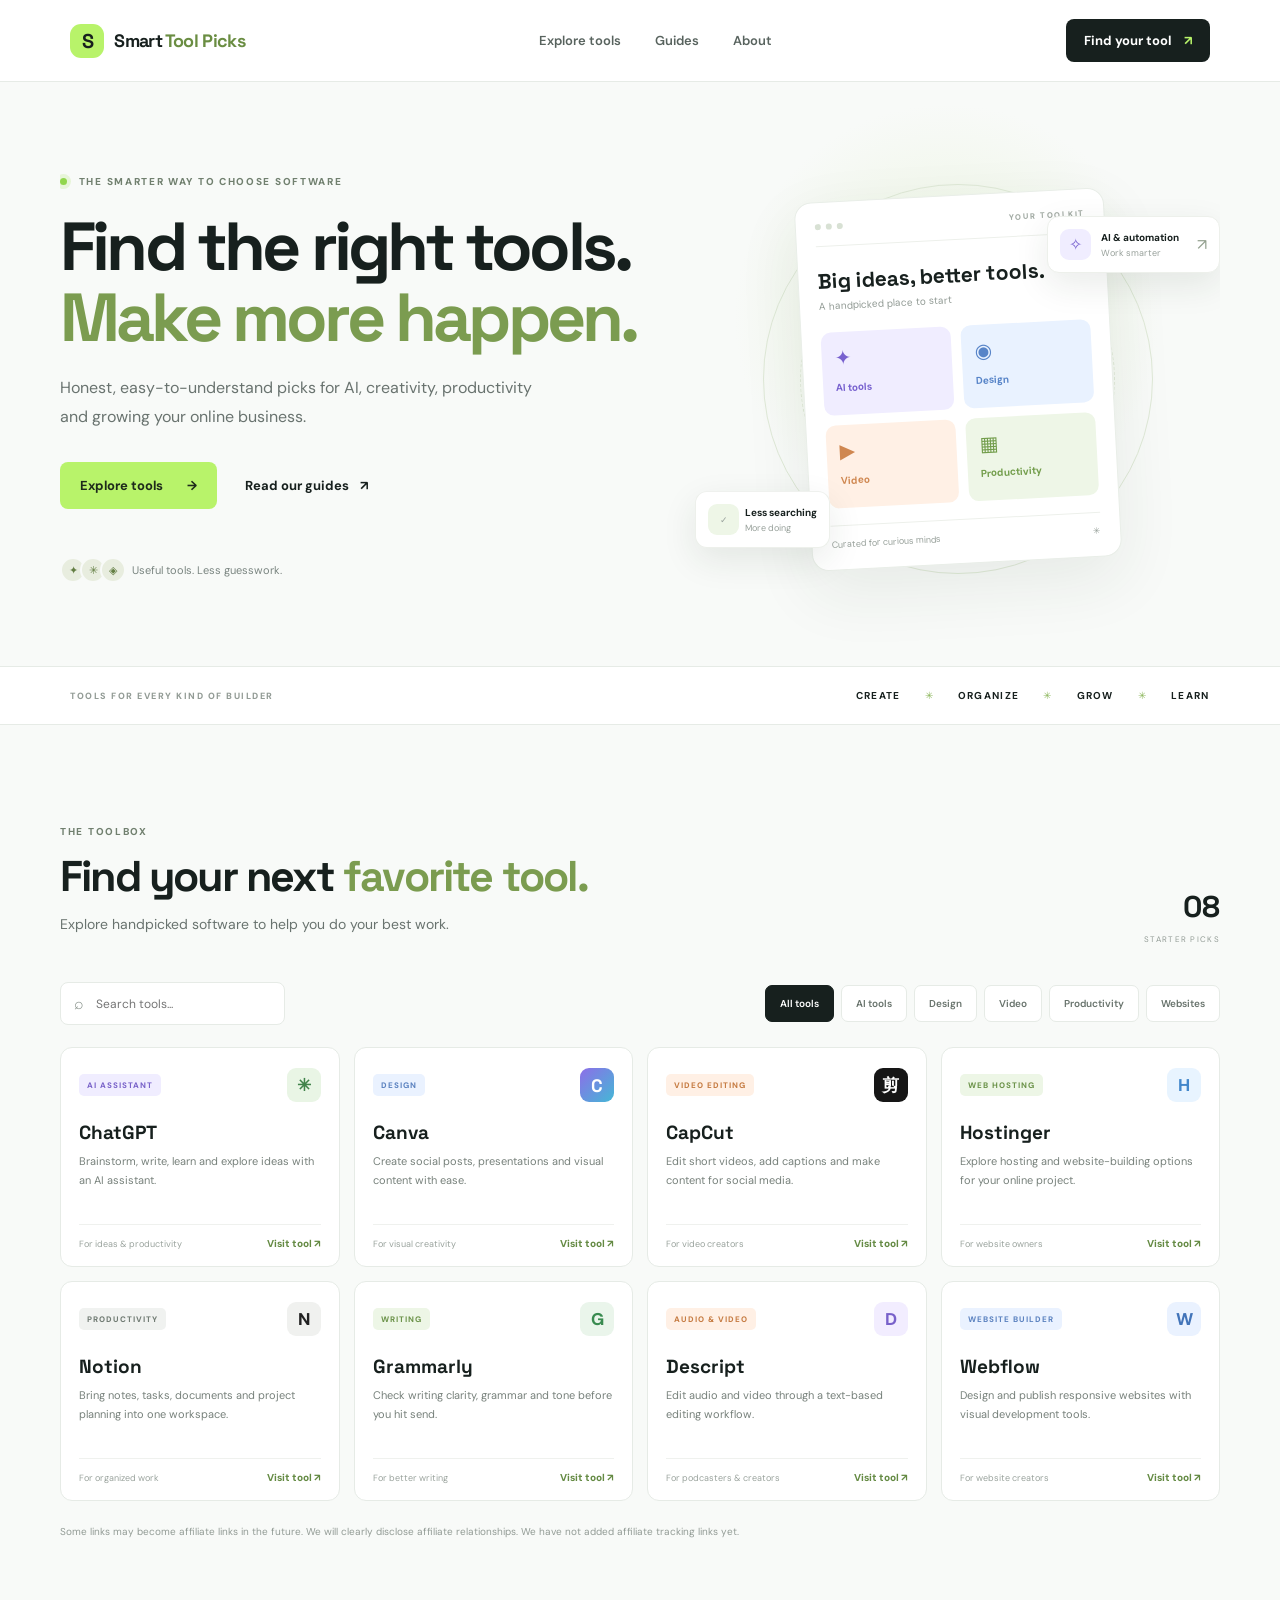
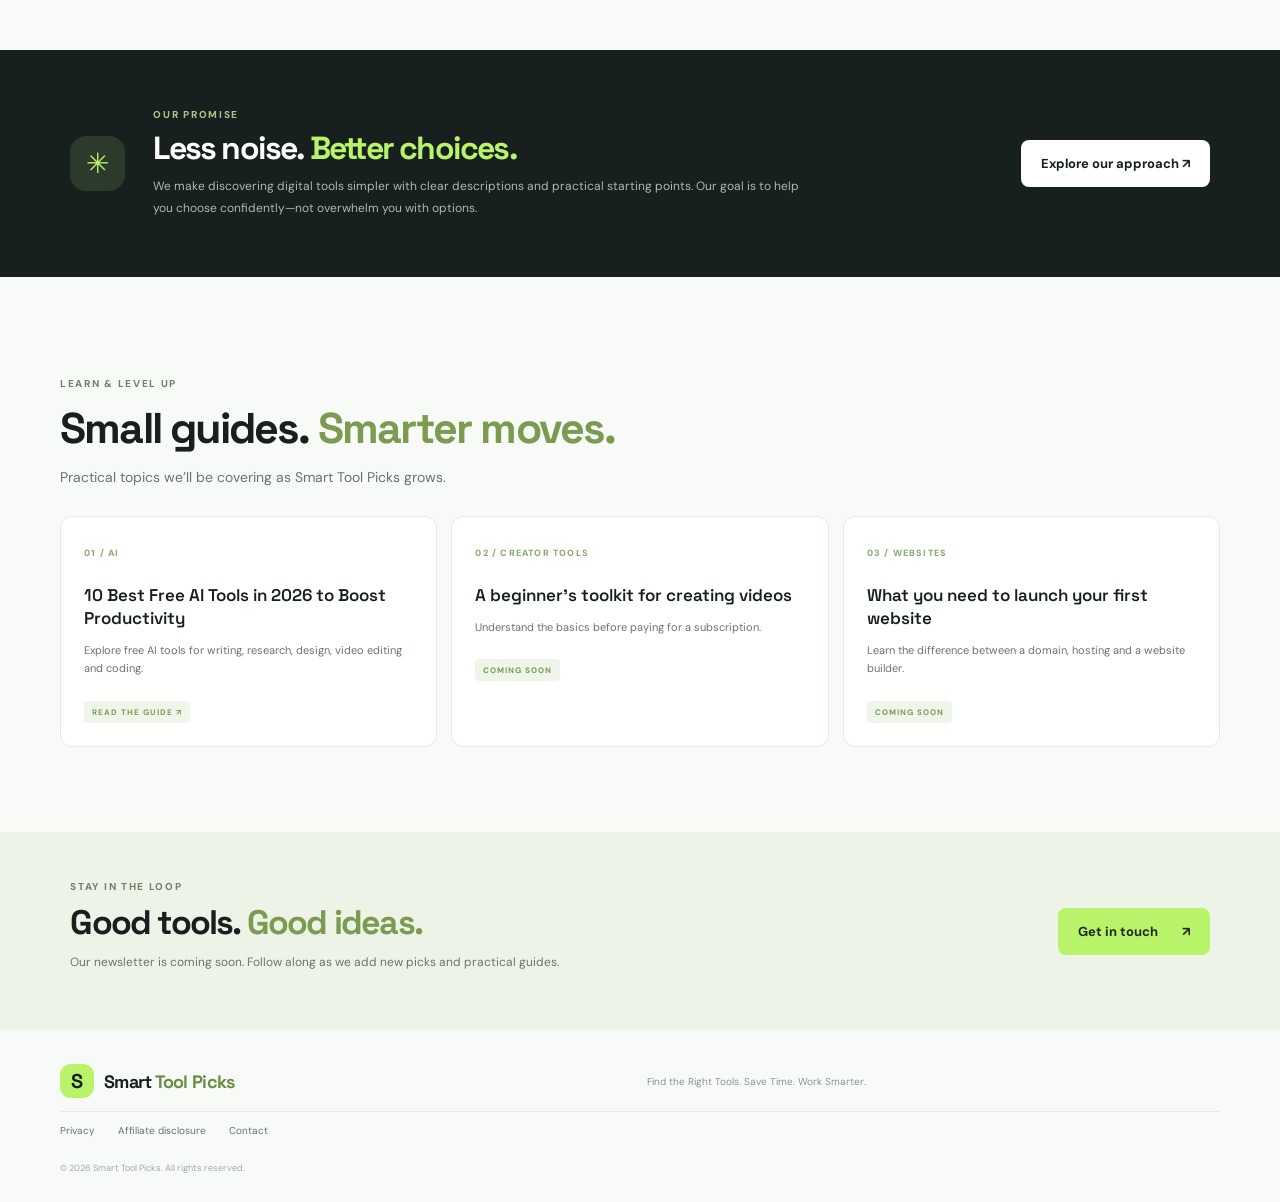
<file: index.html>
<!doctype html>
<html lang="en">
<!-- Google Analytics -->
<script async src="https://www.googletagmanager.com/gtag/js?id=G-V6RSK7S0VH"></script>
<script>
  window.dataLayer = window.dataLayer || [];
  function gtag(){dataLayer.push(arguments);}
  gtag('js', new Date());
  gtag('config', 'G-V6RSK7S0VH');
</script><head>
  <meta charset="utf-8"><meta name="viewport" content="width=device-width, initial-scale=1">
  <meta name="description" content="Discover useful AI tools, productivity apps, video editors and website builders. Compare tools and choose what works for you.">
  <title>Smart Tool Picks — Find the Right Tools</title>
  <link rel="preconnect" href="https://fonts.googleapis.com"><link rel="preconnect" href="https://fonts.gstatic.com" crossorigin>
  <link href="https://fonts.googleapis.com/css2?family=DM+Sans:wght@400;500;600;700;800&family=Space+Grotesk:wght@500;600;700&display=swap" rel="stylesheet">
  <link rel="stylesheet" href="style.css">
</head>
<body>
<header class="topbar"><a class="brand" href="#home"><span class="brand-mark">S</span><span>Smart<span class="brand-accent">Tool Picks</span></span></a><nav><a href="#tools">Explore tools</a><a href="#guides">Guides</a><a href="#about">About</a></nav><a class="nav-cta" href="#tools">Find your tool <span>↗</span></a><button class="menu-toggle" aria-label="Toggle navigation">☰</button></header>
<main>
<section class="hero" id="home"><div class="hero-glow"></div><div class="hero-copy"><div class="eyebrow"><span class="pulse"></span> THE SMARTER WAY TO CHOOSE SOFTWARE</div><h1>Find the right tools.<br><span>Make more happen.</span></h1><p class="hero-text">Honest, easy-to-understand picks for AI, creativity, productivity and growing your online business.</p><div class="hero-actions"><a class="button primary" href="#tools">Explore tools <span>→</span></a><a class="text-link" href="#guides">Read our guides <span>↗</span></a></div><div class="hero-proof"><div class="proof-avatars"><i>✦</i><i>✳</i><i>◈</i></div><span>Useful tools. Less guesswork.</span></div></div><div class="hero-art"><div class="orbit orbit-one"></div><div class="orbit orbit-two"></div><div class="float-card card-top"><span class="mini-icon purple">✧</span><div><b>AI & automation</b><small>Work smarter</small></div><span class="arrow">↗</span></div><div class="dashboard-card"><div class="dash-head"><span class="dash-dot"></span><span class="dash-dot"></span><span class="dash-dot"></span><small>YOUR TOOLKIT</small></div><div class="dash-title">Big ideas, better tools.</div><div class="dash-sub">A handpicked place to start</div><div class="tool-grid"><div class="tool-tile tile-purple">✦<small>AI tools</small></div><div class="tool-tile tile-blue">◉<small>Design</small></div><div class="tool-tile tile-orange">▶<small>Video</small></div><div class="tool-tile tile-green">▦<small>Productivity</small></div></div><div class="dash-footer"><span>Curated for curious minds</span><span>✳</span></div></div><div class="float-card card-bottom"><span class="mini-icon green">✓</span><div><b>Less searching</b><small>More doing</small></div></div></div></section>
<section class="trust-strip"><span>TOOLS FOR EVERY KIND OF BUILDER</span><div><b>CREATE</b><i>✳</i><b>ORGANIZE</b><i>✳</i><b>GROW</b><i>✳</i><b>LEARN</b></div></section>
<section class="section" id="tools"><div class="section-heading"><div><div class="eyebrow">THE TOOLBOX</div><h2>Find your next <span>favorite tool.</span></h2><p>Explore handpicked software to help you do your best work.</p></div><div class="tool-count"><strong>08</strong><span>STARTER PICKS</span></div></div>
<div class="filters"><div class="search-wrap"><span>⌕</span><input id="search" type="search" placeholder="Search tools..." aria-label="Search tools"></div><div class="filter-buttons"><button class="filter active" data-filter="All">All tools</button><button class="filter" data-filter="AI">AI tools</button><button class="filter" data-filter="Design">Design</button><button class="filter" data-filter="Video">Video</button><button class="filter" data-filter="Productivity">Productivity</button><button class="filter" data-filter="Websites">Websites</button></div></div>
<div class="tools-grid" id="toolsGrid">
<article class="tool-card" data-category="AI" data-name="ChatGPT AI assistant writing research"><div class="card-topline"><span class="category-tag tag-purple">AI ASSISTANT</span><span class="card-symbol symbol-chat">✳</span></div><h3>ChatGPT</h3><p>Brainstorm, write, learn and explore ideas with an AI assistant.</p><div class="card-bottom"><span>For ideas & productivity</span><a href="https://chatgpt.com/" target="_blank" rel="noopener">Visit tool ↗</a></div></article>
<article class="tool-card" data-category="Design" data-name="Canva design graphics presentations"><div class="card-topline"><span class="category-tag tag-blue">DESIGN</span><span class="card-symbol symbol-canva">C</span></div><h3>Canva</h3><p>Create social posts, presentations and visual content with ease.</p><div class="card-bottom"><span>For visual creativity</span><a href="https://www.canva.com/" target="_blank" rel="noopener">Visit tool ↗</a></div></article>
<article class="tool-card" data-category="Video" data-name="CapCut video editing reels shorts"><div class="card-topline"><span class="category-tag tag-orange">VIDEO EDITING</span><span class="card-symbol symbol-cap">剪</span></div><h3>CapCut</h3><p>Edit short videos, add captions and make content for social media.</p><div class="card-bottom"><span>For video creators</span><a href="https://www.capcut.com/" target="_blank" rel="noopener">Visit tool ↗</a></div></article>
<article class="tool-card" data-category="Websites" data-name="Hostinger website hosting domain"><div class="card-topline"><span class="category-tag tag-green">WEB HOSTING</span><span class="card-symbol symbol-host">H</span></div><h3>Hostinger</h3><p>Explore hosting and website-building options for your online project.</p><div class="card-bottom"><span>For website owners</span><a href="https://www.hostinger.com/" target="_blank" rel="noopener">Visit tool ↗</a></div></article>
<article class="tool-card" data-category="Productivity" data-name="Notion notes workspace project management"><div class="card-topline"><span class="category-tag tag-gray">PRODUCTIVITY</span><span class="card-symbol symbol-notion">N</span></div><h3>Notion</h3><p>Bring notes, tasks, documents and project planning into one workspace.</p><div class="card-bottom"><span>For organized work</span><a href="https://www.notion.com/" target="_blank" rel="noopener">Visit tool ↗</a></div></article>
<article class="tool-card" data-category="Productivity" data-name="Grammarly writing grammar proofreading"><div class="card-topline"><span class="category-tag tag-green">WRITING</span><span class="card-symbol symbol-gram">G</span></div><h3>Grammarly</h3><p>Check writing clarity, grammar and tone before you hit send.</p><div class="card-bottom"><span>For better writing</span><a href="https://www.grammarly.com/" target="_blank" rel="noopener">Visit tool ↗</a></div></article>
<article class="tool-card" data-category="Video" data-name="Descript video audio podcast editing"><div class="card-topline"><span class="category-tag tag-orange">AUDIO & VIDEO</span><span class="card-symbol symbol-descript">D</span></div><h3>Descript</h3><p>Edit audio and video through a text-based editing workflow.</p><div class="card-bottom"><span>For podcasters & creators</span><a href="https://www.descript.com/" target="_blank" rel="noopener">Visit tool ↗</a></div></article>
<article class="tool-card" data-category="Websites" data-name="Webflow website design no code"><div class="card-topline"><span class="category-tag tag-blue">WEBSITE BUILDER</span><span class="card-symbol symbol-webflow">W</span></div><h3>Webflow</h3><p>Design and publish responsive websites with visual development tools.</p><div class="card-bottom"><span>For website creators</span><a href="https://webflow.com/" target="_blank" rel="noopener">Visit tool ↗</a></div></article>
</div><p class="no-results" id="noResults" hidden>No tools found. Try another search.</p><p class="disclosure">Some links may become affiliate links in the future. We will clearly disclose affiliate relationships. We have not added affiliate tracking links yet.</p></section>
<section class="feature-band" id="about"><div class="feature-icon">✳</div><div><div class="eyebrow">OUR PROMISE</div><h2>Less noise. <span>Better choices.</span></h2><p>We make discovering digital tools simpler with clear descriptions and practical starting points. Our goal is to help you choose confidently—not overwhelm you with options.</p></div><a class="button light" href="#guides">Explore our approach ↗</a></section>
<section class="section guides" id="guides"><div class="eyebrow">LEARN & LEVEL UP</div><h2>Small guides. <span>Smarter moves.</span></h2><p class="guide-intro">Practical topics we’ll be covering as Smart Tool Picks grows.</p><div class="guide-grid"><article><span class="guide-number">01 / AI</span><h3>10 Best Free AI Tools in 2026 to Boost Productivity</h3><p>Explore free AI tools for writing, research, design, video editing and coding.</p><a class="coming" href="article.html">READ THE GUIDE ↗</a></article><article><span class="guide-number">02 / CREATOR TOOLS</span><h3>A beginner’s toolkit for creating videos</h3><p>Understand the basics before paying for a subscription.</p><span class="coming">COMING SOON</span></article><article><span class="guide-number">03 / WEBSITES</span><h3>What you need to launch your first website</h3><p>Learn the difference between a domain, hosting and a website builder.</p><span class="coming">COMING SOON</span></article></div></section>
<section class="newsletter"><div><div class="eyebrow">STAY IN THE LOOP</div><h2>Good tools. <span>Good ideas.</span></h2><p>Our newsletter is coming soon. Follow along as we add new picks and practical guides.</p></div><a class="button primary" href="mailto:hello@smarttoolpicks.com?subject=Smart%20Tool%20Picks%20updates">Get in touch <span>↗</span></a></section>
</main>
<footer><a class="brand" href="#home"><span class="brand-mark">S</span><span>Smart<span class="brand-accent">Tool Picks</span></span></a><p>Find the Right Tools. Save Time. Work Smarter.</p><div class="footer-links"><a href="privacy.html">Privacy</a><a href="disclosure.html">Affiliate disclosure</a><a href="mailto:hello@smarttoolpicks.com">Contact</a></div><small>© <span id="year"></span> Smart Tool Picks. All rights reserved.</small></footer>
<script src="script.js"></script>
</body></html>
</file>
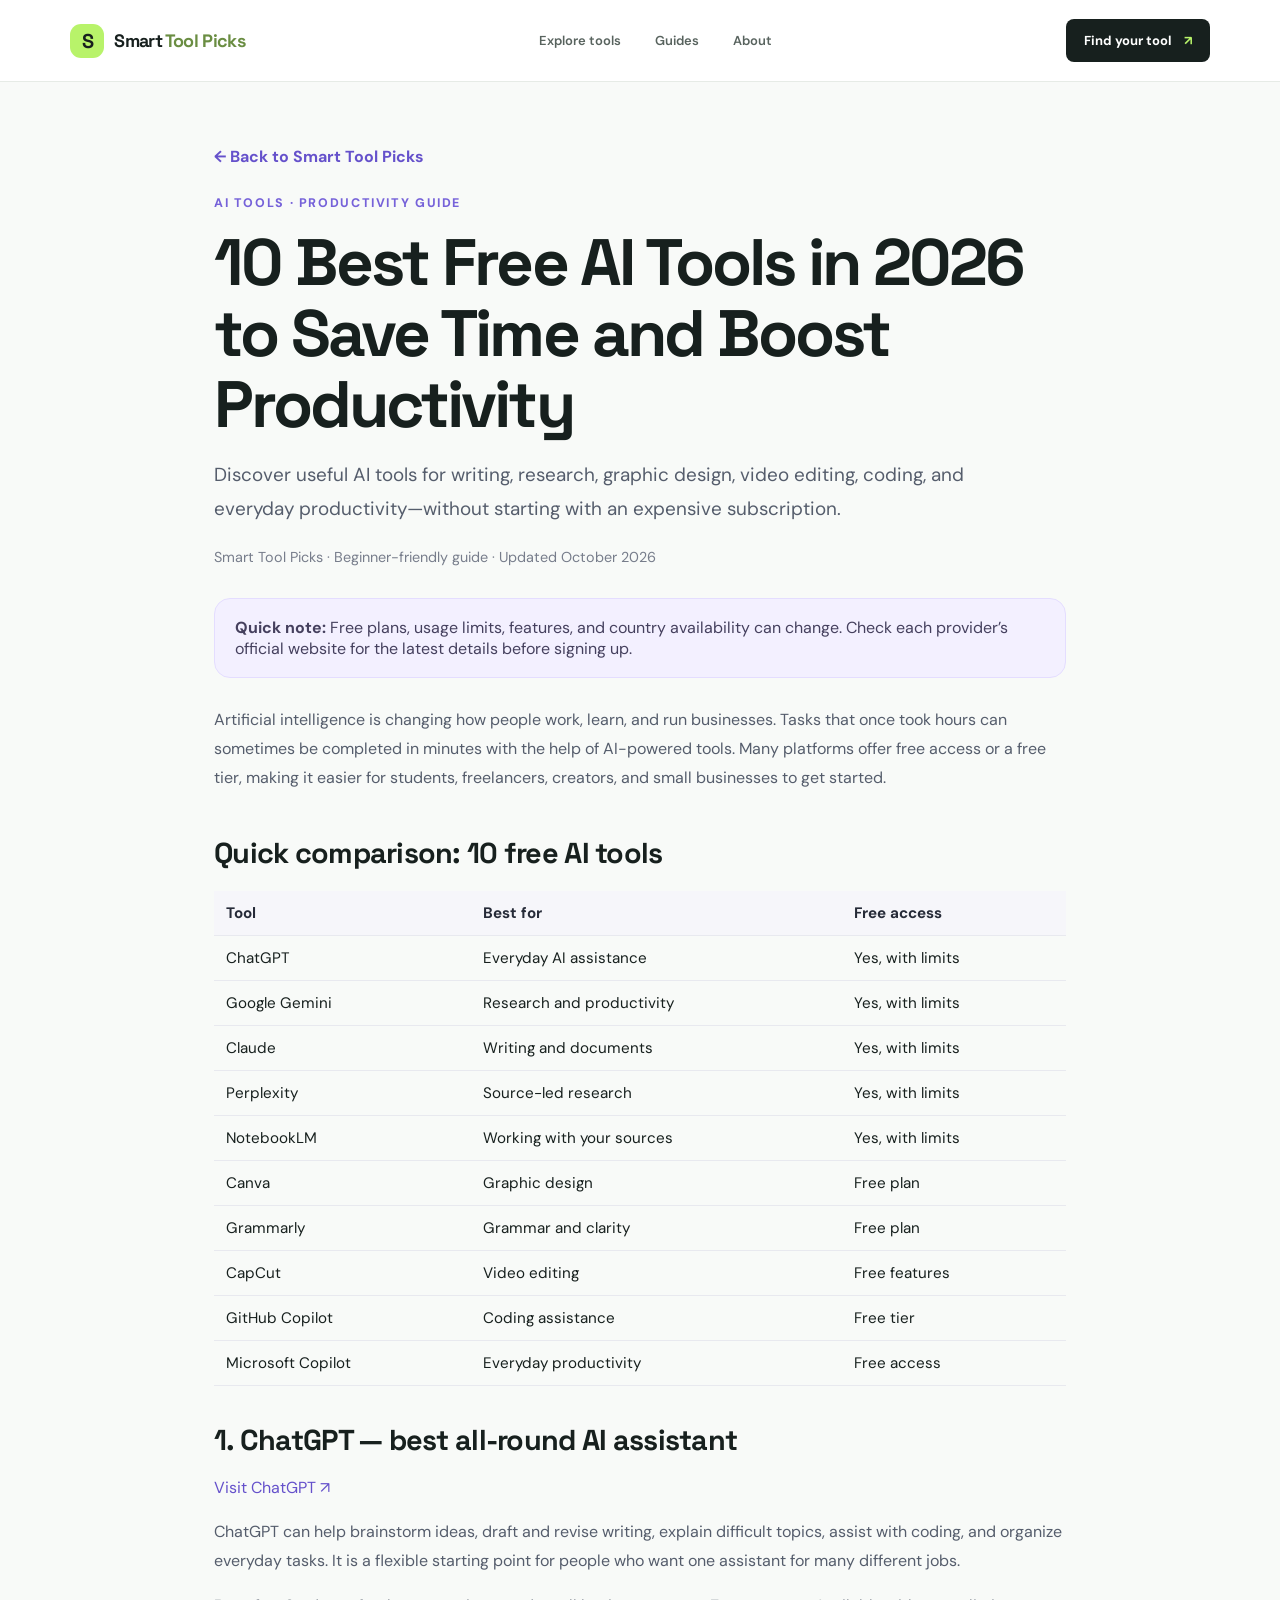
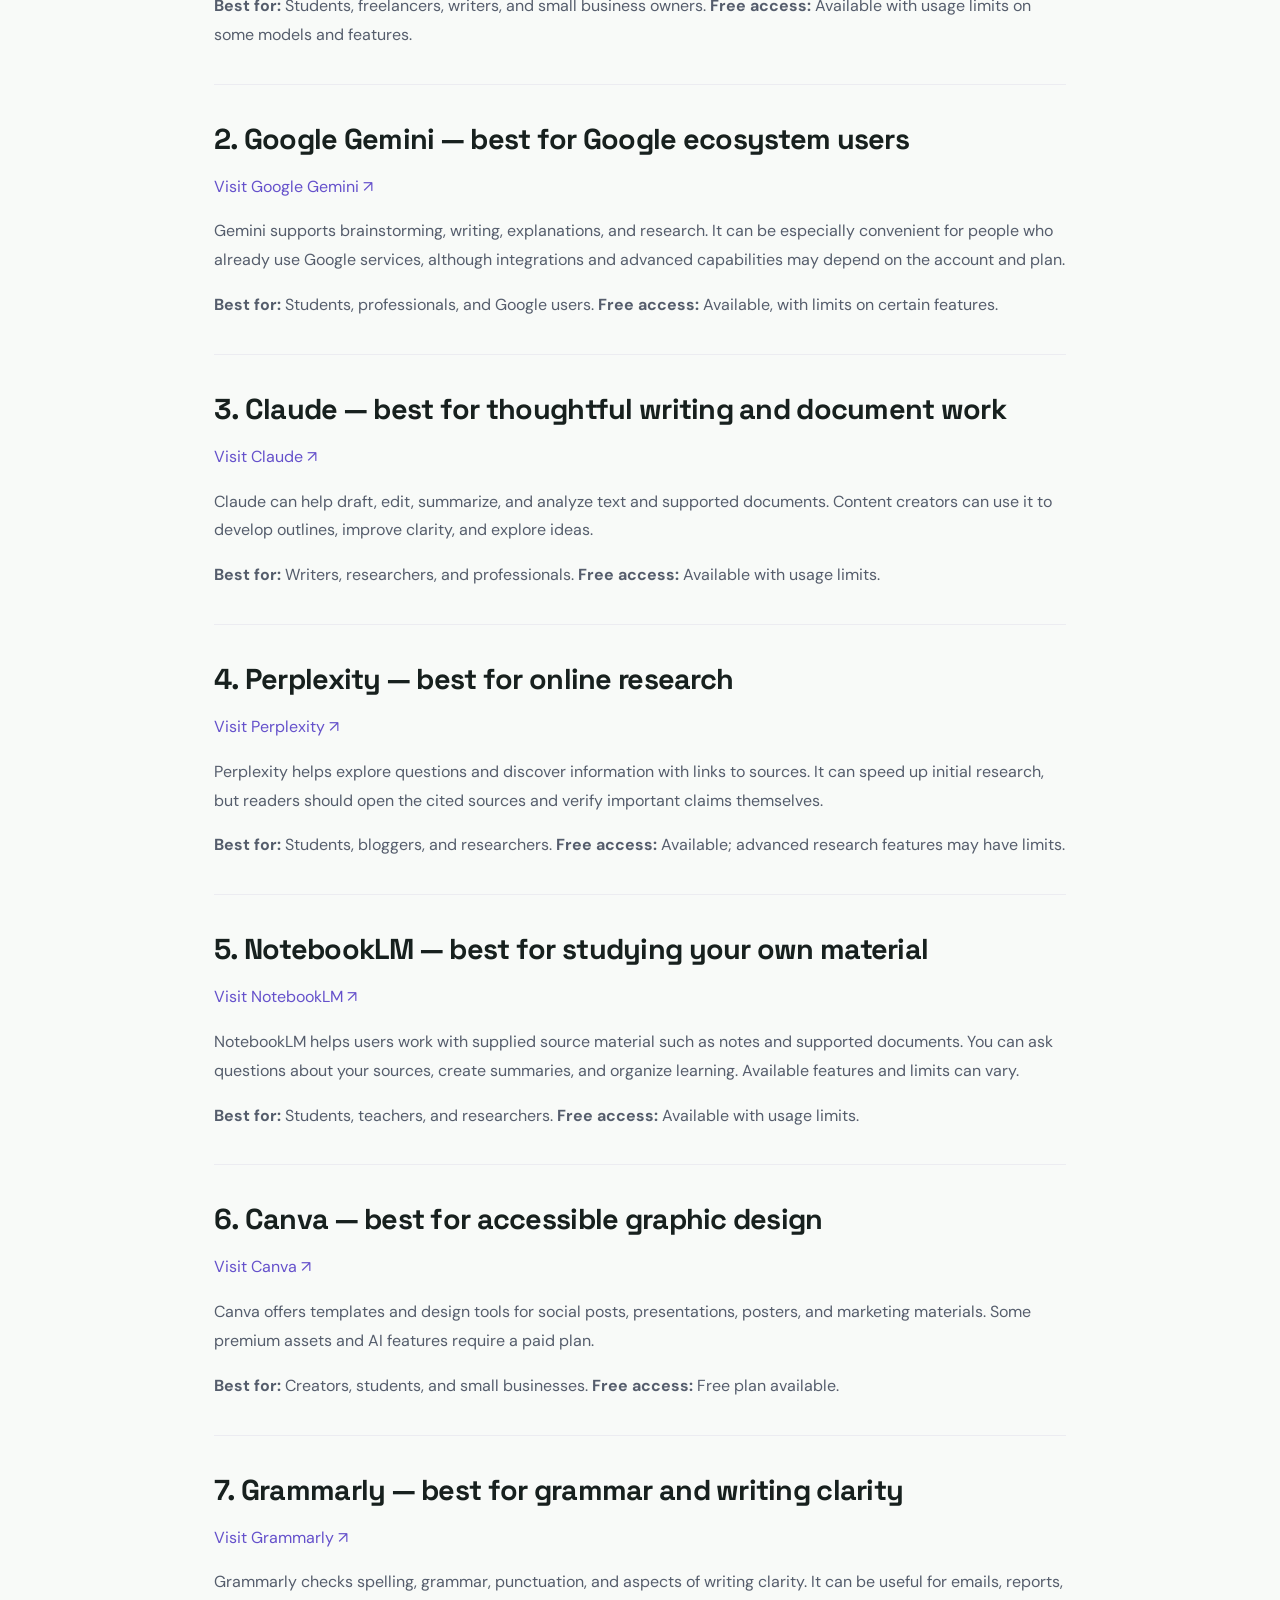
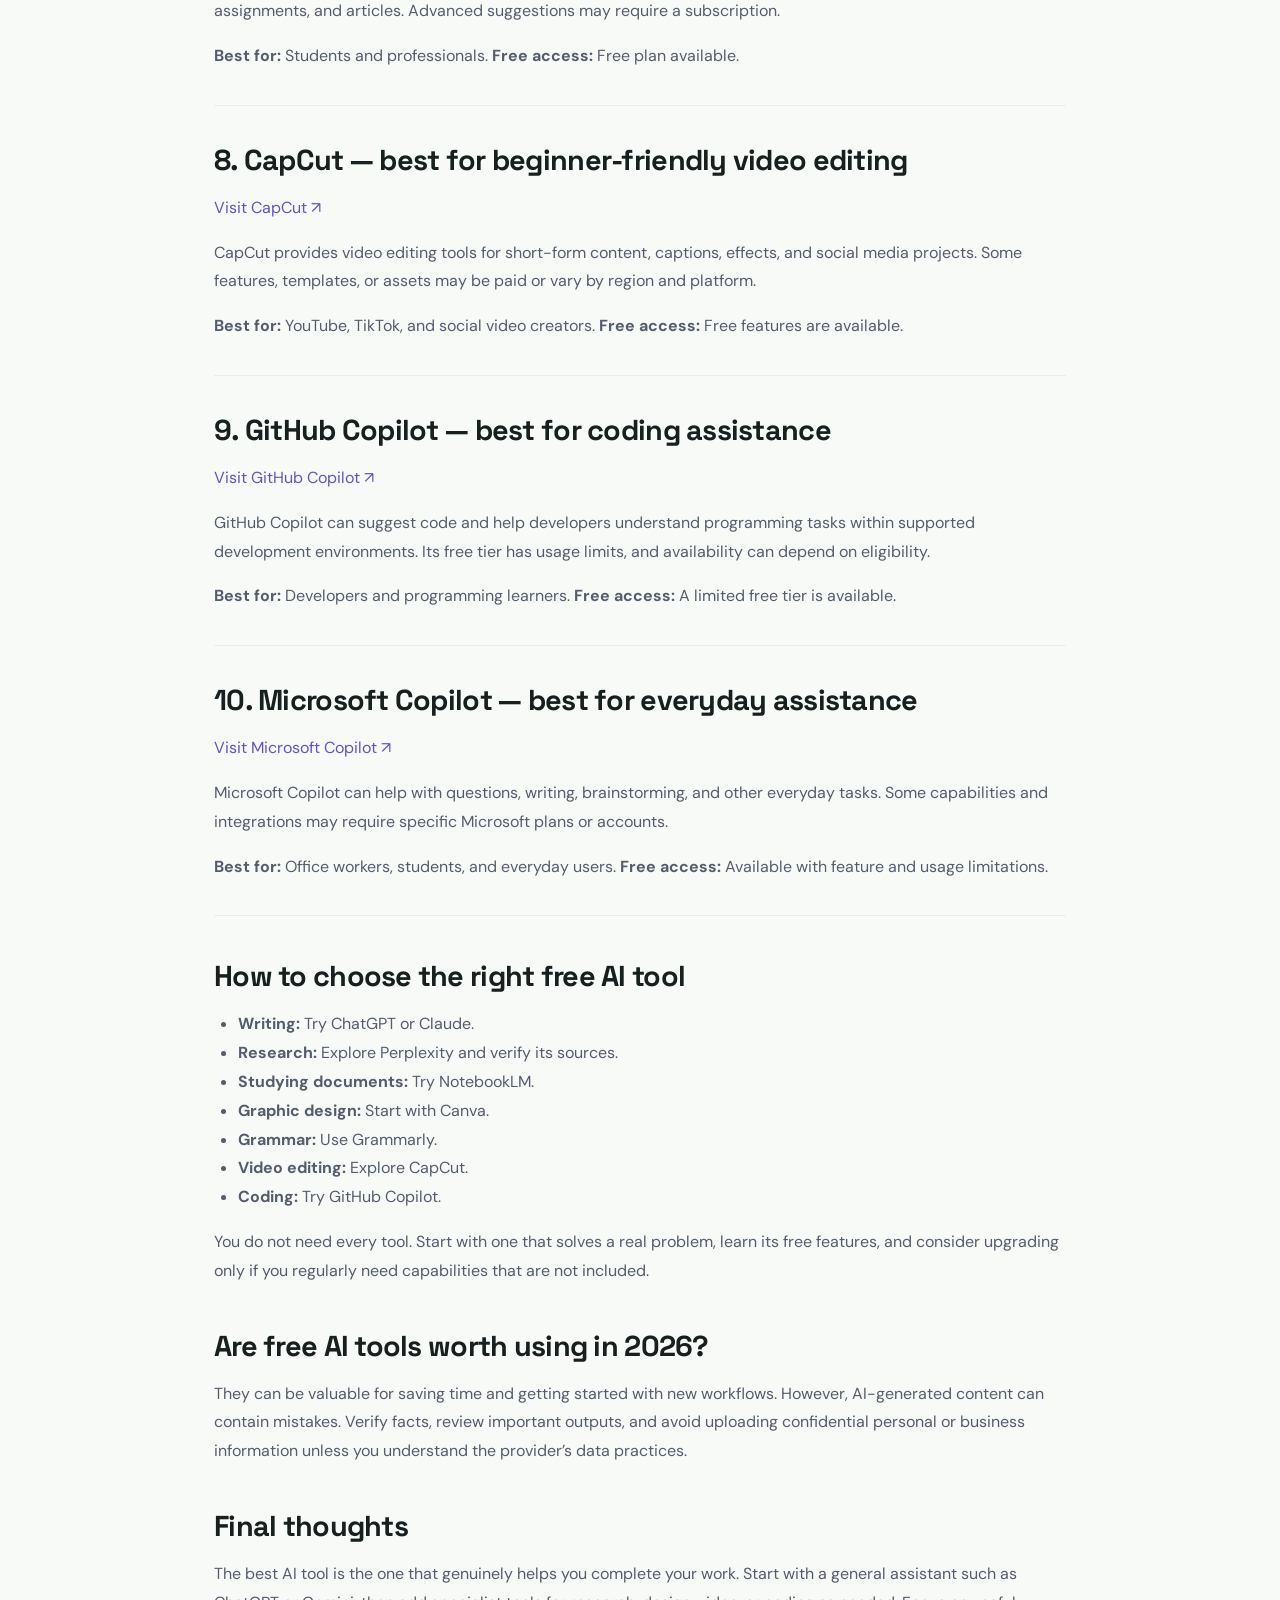
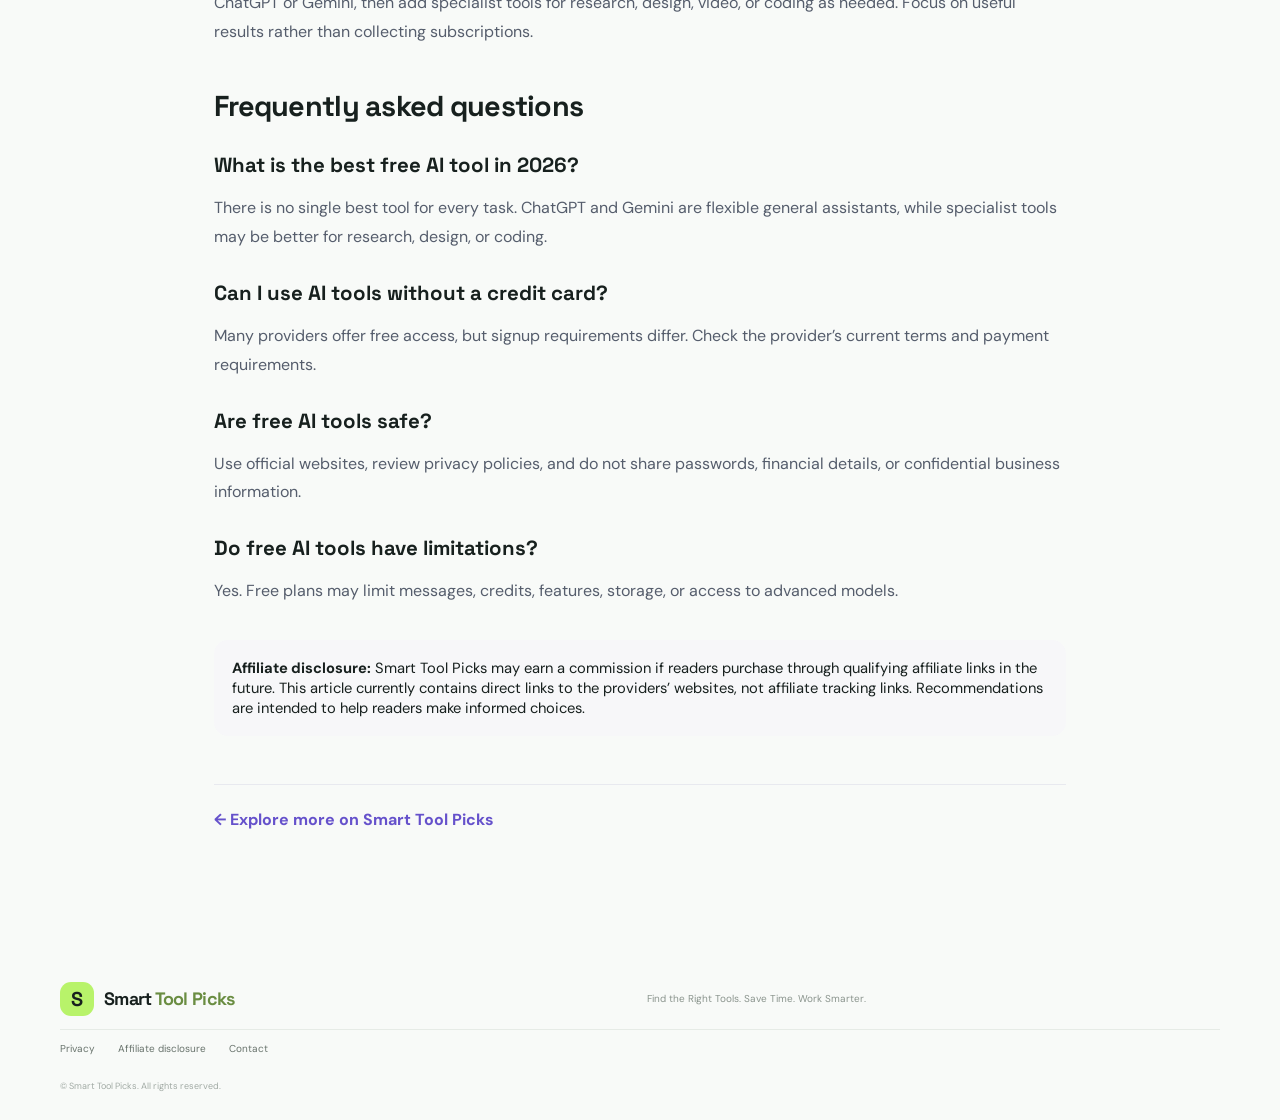
<file: article.html>
<!doctype html>
<html lang="en">
<head>
<meta charset="utf-8"><meta name="viewport" content="width=device-width, initial-scale=1">
<meta name="description" content="Discover 10 useful free AI tools in 2026 for writing, research, design, video editing, coding and productivity.">
<meta name="keywords" content="best free AI tools 2026, free AI tools, AI productivity tools, AI writing tools">
<title>10 Best Free AI Tools in 2026 to Boost Productivity | Smart Tool Picks</title>
<link rel="preconnect" href="https://fonts.googleapis.com"><link rel="preconnect" href="https://fonts.gstatic.com" crossorigin>
<link href="https://fonts.googleapis.com/css2?family=DM+Sans:wght@400;500;600;700;800&family=Space+Grotesk:wght@500;600;700&display=swap" rel="stylesheet">
<link rel="stylesheet" href="style.css">
<style>
.article-wrap{max-width:900px;margin:0 auto;padding:64px 24px 90px}.article-kicker{color:#7662d9;font-size:.78rem;font-weight:800;letter-spacing:.13em;text-transform:uppercase}.article-wrap h1{font:700 clamp(2.3rem,6vw,4.1rem)/1.08 'Space Grotesk',sans-serif;letter-spacing:-.045em;margin:16px 0}.article-lead{font-size:1.18rem;color:#5e6474;line-height:1.75;max-width:760px}.article-meta{color:#777d8b;font-size:.9rem;margin:22px 0 32px}.article-note{background:#f3f0ff;border:1px solid #e4ddff;border-radius:16px;padding:18px 20px;margin:28px 0;color:#45405e}.article-wrap h2{font:700 1.8rem 'Space Grotesk',sans-serif;margin:42px 0 14px;letter-spacing:-.025em}.article-wrap h3{font:700 1.28rem 'Space Grotesk',sans-serif;margin:28px 0 8px}.article-wrap p,.article-wrap li{color:#555d6c;line-height:1.8}.article-wrap a{color:#6551cb}.article-wrap ul{padding-left:24px}.article-table{width:100%;border-collapse:collapse;margin:20px 0 28px;font-size:.95rem}.article-table th,.article-table td{text-align:left;padding:12px;border-bottom:1px solid #e8e9ef}.article-table th{background:#f6f6fa;color:#262b38}.article-tool{padding-bottom:18px;border-bottom:1px solid #ececf1}.article-tool h2{margin-top:36px}.article-cta{display:inline-block;margin:8px 0 4px;font-weight:700;text-decoration:none}.article-disclosure{background:#f7f7f9;border-radius:14px;padding:18px;margin-top:34px;font-size:.92rem}.back-link{display:inline-block;margin-bottom:28px;text-decoration:none;font-weight:700}.article-footer{margin-top:48px;padding-top:24px;border-top:1px solid #e8e9ef}
@media(max-width:640px){.article-wrap{padding:42px 18px 64px}.article-table{font-size:.82rem}.article-table th,.article-table td{padding:9px 7px}}
</style>
</head>
<body>
<header class="topbar"><a class="brand" href="index.html"><span class="brand-mark">S</span><span>Smart<span class="brand-accent">Tool Picks</span></span></a><nav><a href="index.html#tools">Explore tools</a><a href="index.html#guides">Guides</a><a href="index.html#about">About</a></nav><a class="nav-cta" href="index.html#tools">Find your tool <span>↗</span></a><button class="menu-toggle" aria-label="Toggle navigation">☰</button></header>
<main class="article-wrap">
<a class="back-link" href="index.html#guides">← Back to Smart Tool Picks</a>
<div class="article-kicker">AI TOOLS · PRODUCTIVITY GUIDE</div>
<h1>10 Best Free AI Tools in 2026 to Save Time and Boost Productivity</h1>
<p class="article-lead">Discover useful AI tools for writing, research, graphic design, video editing, coding, and everyday productivity—without starting with an expensive subscription.</p>
<div class="article-meta">Smart Tool Picks · Beginner-friendly guide · Updated October 2026</div>
<div class="article-note"><strong>Quick note:</strong> Free plans, usage limits, features, and country availability can change. Check each provider’s official website for the latest details before signing up.</div>
<p>Artificial intelligence is changing how people work, learn, and run businesses. Tasks that once took hours can sometimes be completed in minutes with the help of AI-powered tools. Many platforms offer free access or a free tier, making it easier for students, freelancers, creators, and small businesses to get started.</p>
<h2>Quick comparison: 10 free AI tools</h2>
<table class="article-table"><thead><tr><th>Tool</th><th>Best for</th><th>Free access</th></tr></thead><tbody>
<tr><td>ChatGPT</td><td>Everyday AI assistance</td><td>Yes, with limits</td></tr><tr><td>Google Gemini</td><td>Research and productivity</td><td>Yes, with limits</td></tr><tr><td>Claude</td><td>Writing and documents</td><td>Yes, with limits</td></tr><tr><td>Perplexity</td><td>Source-led research</td><td>Yes, with limits</td></tr><tr><td>NotebookLM</td><td>Working with your sources</td><td>Yes, with limits</td></tr><tr><td>Canva</td><td>Graphic design</td><td>Free plan</td></tr><tr><td>Grammarly</td><td>Grammar and clarity</td><td>Free plan</td></tr><tr><td>CapCut</td><td>Video editing</td><td>Free features</td></tr><tr><td>GitHub Copilot</td><td>Coding assistance</td><td>Free tier</td></tr><tr><td>Microsoft Copilot</td><td>Everyday productivity</td><td>Free access</td></tr>
</tbody></table>
<section class="article-tool"><h2>1. ChatGPT — best all-round AI assistant</h2><p><a href="https://chatgpt.com/" target="_blank" rel="noopener">Visit ChatGPT ↗</a></p><p>ChatGPT can help brainstorm ideas, draft and revise writing, explain difficult topics, assist with coding, and organize everyday tasks. It is a flexible starting point for people who want one assistant for many different jobs.</p><p><strong>Best for:</strong> Students, freelancers, writers, and small business owners. <strong>Free access:</strong> Available with usage limits on some models and features.</p></section>
<section class="article-tool"><h2>2. Google Gemini — best for Google ecosystem users</h2><p><a href="https://gemini.google.com/" target="_blank" rel="noopener">Visit Google Gemini ↗</a></p><p>Gemini supports brainstorming, writing, explanations, and research. It can be especially convenient for people who already use Google services, although integrations and advanced capabilities may depend on the account and plan.</p><p><strong>Best for:</strong> Students, professionals, and Google users. <strong>Free access:</strong> Available, with limits on certain features.</p></section>
<section class="article-tool"><h2>3. Claude — best for thoughtful writing and document work</h2><p><a href="https://claude.ai/" target="_blank" rel="noopener">Visit Claude ↗</a></p><p>Claude can help draft, edit, summarize, and analyze text and supported documents. Content creators can use it to develop outlines, improve clarity, and explore ideas.</p><p><strong>Best for:</strong> Writers, researchers, and professionals. <strong>Free access:</strong> Available with usage limits.</p></section>
<section class="article-tool"><h2>4. Perplexity — best for online research</h2><p><a href="https://www.perplexity.ai/" target="_blank" rel="noopener">Visit Perplexity ↗</a></p><p>Perplexity helps explore questions and discover information with links to sources. It can speed up initial research, but readers should open the cited sources and verify important claims themselves.</p><p><strong>Best for:</strong> Students, bloggers, and researchers. <strong>Free access:</strong> Available; advanced research features may have limits.</p></section>
<section class="article-tool"><h2>5. NotebookLM — best for studying your own material</h2><p><a href="https://notebooklm.google.com/" target="_blank" rel="noopener">Visit NotebookLM ↗</a></p><p>NotebookLM helps users work with supplied source material such as notes and supported documents. You can ask questions about your sources, create summaries, and organize learning. Available features and limits can vary.</p><p><strong>Best for:</strong> Students, teachers, and researchers. <strong>Free access:</strong> Available with usage limits.</p></section>
<section class="article-tool"><h2>6. Canva — best for accessible graphic design</h2><p><a href="https://www.canva.com/" target="_blank" rel="noopener">Visit Canva ↗</a></p><p>Canva offers templates and design tools for social posts, presentations, posters, and marketing materials. Some premium assets and AI features require a paid plan.</p><p><strong>Best for:</strong> Creators, students, and small businesses. <strong>Free access:</strong> Free plan available.</p></section>
<section class="article-tool"><h2>7. Grammarly — best for grammar and writing clarity</h2><p><a href="https://www.grammarly.com/" target="_blank" rel="noopener">Visit Grammarly ↗</a></p><p>Grammarly checks spelling, grammar, punctuation, and aspects of writing clarity. It can be useful for emails, reports, assignments, and articles. Advanced suggestions may require a subscription.</p><p><strong>Best for:</strong> Students and professionals. <strong>Free access:</strong> Free plan available.</p></section>
<section class="article-tool"><h2>8. CapCut — best for beginner-friendly video editing</h2><p><a href="https://www.capcut.com/" target="_blank" rel="noopener">Visit CapCut ↗</a></p><p>CapCut provides video editing tools for short-form content, captions, effects, and social media projects. Some features, templates, or assets may be paid or vary by region and platform.</p><p><strong>Best for:</strong> YouTube, TikTok, and social video creators. <strong>Free access:</strong> Free features are available.</p></section>
<section class="article-tool"><h2>9. GitHub Copilot — best for coding assistance</h2><p><a href="https://github.com/features/copilot" target="_blank" rel="noopener">Visit GitHub Copilot ↗</a></p><p>GitHub Copilot can suggest code and help developers understand programming tasks within supported development environments. Its free tier has usage limits, and availability can depend on eligibility.</p><p><strong>Best for:</strong> Developers and programming learners. <strong>Free access:</strong> A limited free tier is available.</p></section>
<section class="article-tool"><h2>10. Microsoft Copilot — best for everyday assistance</h2><p><a href="https://copilot.microsoft.com/" target="_blank" rel="noopener">Visit Microsoft Copilot ↗</a></p><p>Microsoft Copilot can help with questions, writing, brainstorming, and other everyday tasks. Some capabilities and integrations may require specific Microsoft plans or accounts.</p><p><strong>Best for:</strong> Office workers, students, and everyday users. <strong>Free access:</strong> Available with feature and usage limitations.</p></section>
<h2>How to choose the right free AI tool</h2><ul><li><strong>Writing:</strong> Try ChatGPT or Claude.</li><li><strong>Research:</strong> Explore Perplexity and verify its sources.</li><li><strong>Studying documents:</strong> Try NotebookLM.</li><li><strong>Graphic design:</strong> Start with Canva.</li><li><strong>Grammar:</strong> Use Grammarly.</li><li><strong>Video editing:</strong> Explore CapCut.</li><li><strong>Coding:</strong> Try GitHub Copilot.</li></ul>
<p>You do not need every tool. Start with one that solves a real problem, learn its free features, and consider upgrading only if you regularly need capabilities that are not included.</p>
<h2>Are free AI tools worth using in 2026?</h2><p>They can be valuable for saving time and getting started with new workflows. However, AI-generated content can contain mistakes. Verify facts, review important outputs, and avoid uploading confidential personal or business information unless you understand the provider’s data practices.</p>
<h2>Final thoughts</h2><p>The best AI tool is the one that genuinely helps you complete your work. Start with a general assistant such as ChatGPT or Gemini, then add specialist tools for research, design, video, or coding as needed. Focus on useful results rather than collecting subscriptions.</p>
<h2>Frequently asked questions</h2><h3>What is the best free AI tool in 2026?</h3><p>There is no single best tool for every task. ChatGPT and Gemini are flexible general assistants, while specialist tools may be better for research, design, or coding.</p><h3>Can I use AI tools without a credit card?</h3><p>Many providers offer free access, but signup requirements differ. Check the provider’s current terms and payment requirements.</p><h3>Are free AI tools safe?</h3><p>Use official websites, review privacy policies, and do not share passwords, financial details, or confidential business information.</p><h3>Do free AI tools have limitations?</h3><p>Yes. Free plans may limit messages, credits, features, storage, or access to advanced models.</p>
<div class="article-disclosure"><strong>Affiliate disclosure:</strong> Smart Tool Picks may earn a commission if readers purchase through qualifying affiliate links in the future. This article currently contains direct links to the providers’ websites, not affiliate tracking links. Recommendations are intended to help readers make informed choices.</div>
<div class="article-footer"><a class="back-link" href="index.html#guides">← Explore more on Smart Tool Picks</a></div>
</main>
<footer><a class="brand" href="index.html"><span class="brand-mark">S</span><span>Smart<span class="brand-accent">Tool Picks</span></span></a><p>Find the Right Tools. Save Time. Work Smarter.</p><div class="footer-links"><a href="privacy.html">Privacy</a><a href="disclosure.html">Affiliate disclosure</a><a href="mailto:hello@smarttoolpicks.com">Contact</a></div><small>© <span id="year"></span> Smart Tool Picks. All rights reserved.</small></footer>
<script src="script.js"></script>
</body></html>
</file>
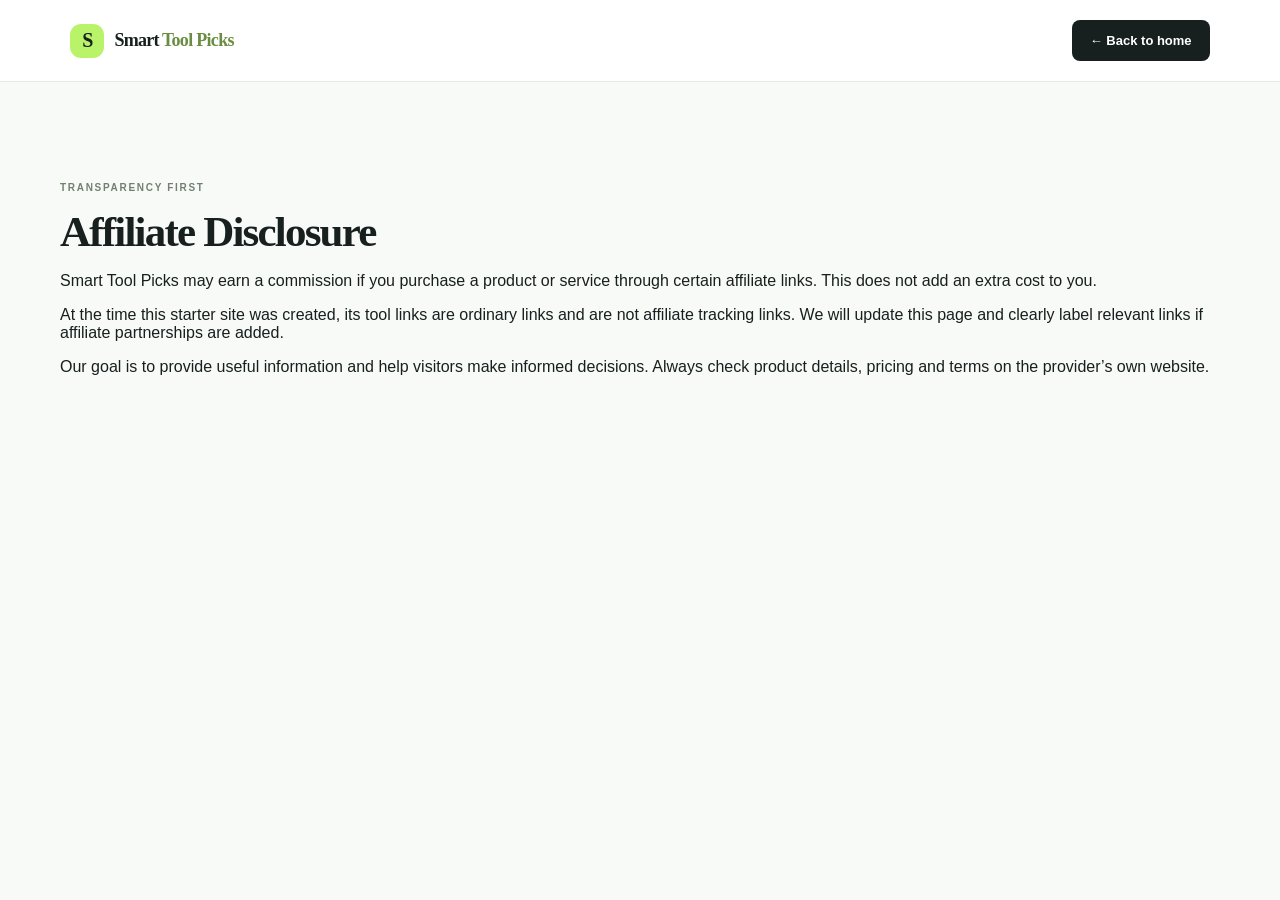
<file: disclosure.html>
<!doctype html><html lang="en"><head><meta charset="utf-8"><meta name="viewport" content="width=device-width, initial-scale=1"><title>Affiliate Disclosure | Smart Tool Picks</title><link rel="stylesheet" href="style.css"></head><body><header class="topbar"><a class="brand" href="index.html"><span class="brand-mark">S</span><span>Smart<span class="brand-accent">Tool Picks</span></span></a><a class="nav-cta" href="index.html">← Back to home</a></header><main class="section"><div class="eyebrow">TRANSPARENCY FIRST</div><h2>Affiliate Disclosure</h2><p>Smart Tool Picks may earn a commission if you purchase a product or service through certain affiliate links. This does not add an extra cost to you.</p><p>At the time this starter site was created, its tool links are ordinary links and are not affiliate tracking links. We will update this page and clearly label relevant links if affiliate partnerships are added.</p><p>Our goal is to provide useful information and help visitors make informed decisions. Always check product details, pricing and terms on the provider’s own website.</p></main></body></html>
</file>
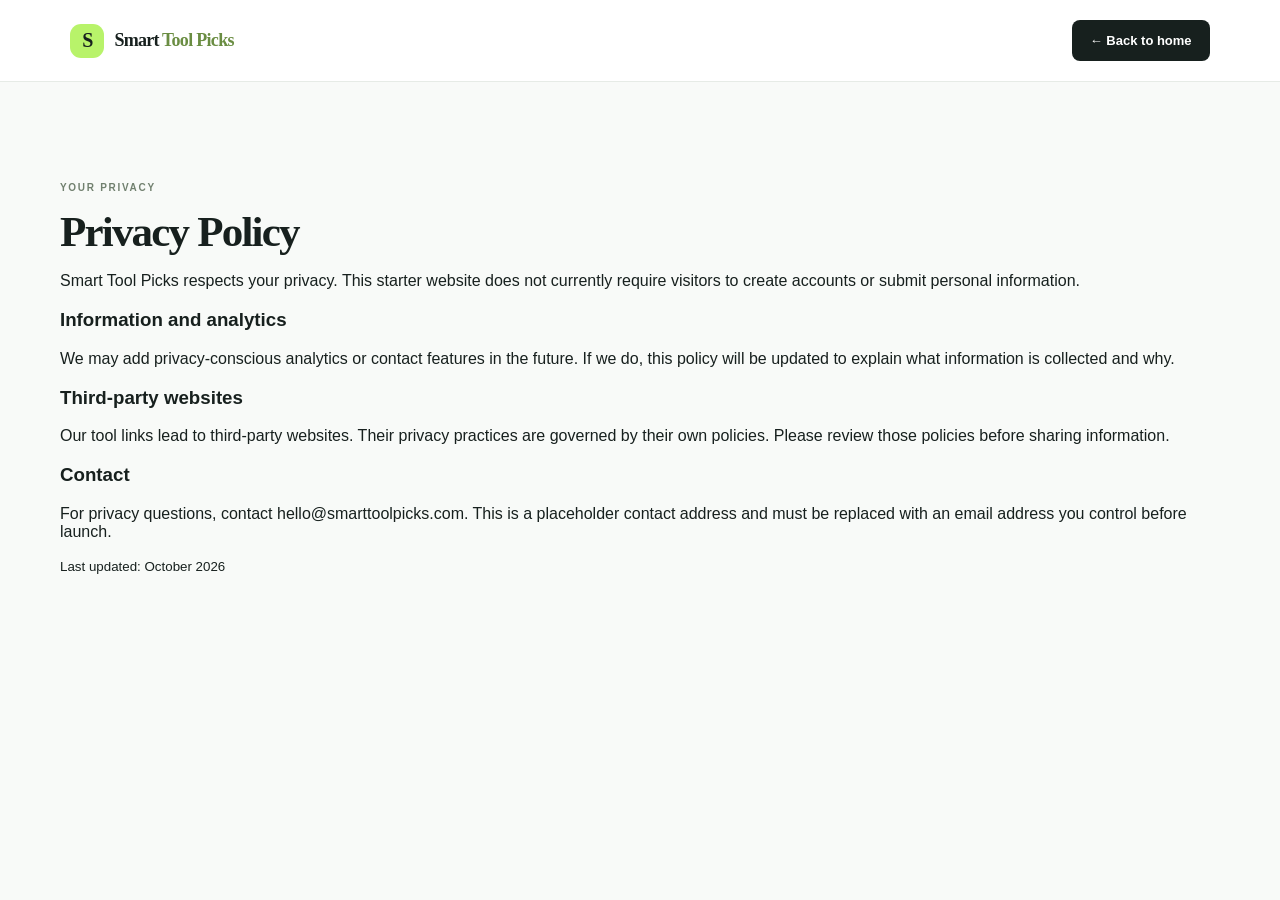
<file: privacy.html>
<!doctype html><html lang="en"><head><meta charset="utf-8"><meta name="viewport" content="width=device-width, initial-scale=1"><title>Privacy Policy | Smart Tool Picks</title><link rel="stylesheet" href="style.css"></head><body><header class="topbar"><a class="brand" href="index.html"><span class="brand-mark">S</span><span>Smart<span class="brand-accent">Tool Picks</span></span></a><a class="nav-cta" href="index.html">← Back to home</a></header><main class="section"><div class="eyebrow">YOUR PRIVACY</div><h2>Privacy Policy</h2><p>Smart Tool Picks respects your privacy. This starter website does not currently require visitors to create accounts or submit personal information.</p><h3>Information and analytics</h3><p>We may add privacy-conscious analytics or contact features in the future. If we do, this policy will be updated to explain what information is collected and why.</p><h3>Third-party websites</h3><p>Our tool links lead to third-party websites. Their privacy practices are governed by their own policies. Please review those policies before sharing information.</p><h3>Contact</h3><p>For privacy questions, contact hello@smarttoolpicks.com. This is a placeholder contact address and must be replaced with an email address you control before launch.</p><p><small>Last updated: October 2026</small></p></main></body></html>
</file>
<file: style.css>
:root{--ink:#17201e;--muted:#69736f;--paper:#f8faf8;--green:#b8f36a;--line:#e6ebe6;--purple:#7d65dc}*{box-sizing:border-box}html{scroll-behavior:smooth}body{margin:0;background:var(--paper);color:var(--ink);font-family:'DM Sans',sans-serif}a{color:inherit;text-decoration:none}.topbar{height:82px;padding:0 max(calc((100% - 1160px)/2),5.5%);display:flex;align-items:center;justify-content:space-between;background:#fff;border-bottom:1px solid var(--line);position:sticky;top:0;z-index:10}.brand{display:flex;align-items:center;gap:10px;font:700 18px 'Space Grotesk';letter-spacing:-.7px}.brand-mark{display:grid;place-items:center;background:var(--green);width:34px;height:34px;border-radius:11px;font-size:20px}.brand-accent{color:#6a8d42;margin-left:3px}.topbar nav{display:flex;gap:34px;color:#58635e;font-size:13px;font-weight:600}.topbar nav a:hover,.footer-links a:hover{color:#6a8d42}.nav-cta{font-size:13px;font-weight:700;background:#17201e;color:white;padding:13px 18px;border-radius:8px}.nav-cta span{color:var(--green);margin-left:10px}.menu-toggle{display:none;border:0;background:none;font-size:23px}.hero{max-width:1160px;margin:auto;padding:92px 0 82px;display:grid;grid-template-columns:1.05fr .95fr;align-items:center;gap:55px;position:relative;overflow:hidden}.eyebrow{font-size:10px;letter-spacing:1.7px;font-weight:800;color:#71806f}.pulse{display:inline-block;width:7px;height:7px;background:#91d64c;border-radius:50%;margin-right:8px;box-shadow:0 0 0 4px #e7f5d8}.hero h1{font:700 clamp(43px,5.5vw,68px)/1.04 'Space Grotesk';letter-spacing:-3.8px;margin:24px 0 20px}.hero h1 span,.section h2 span,.feature-band h2 span,.newsletter h2 span{color:#7b9c50}.hero-text{font-size:16px;line-height:1.8;color:var(--muted);max-width:480px}.hero-actions{display:flex;align-items:center;gap:28px;margin-top:30px}.button{display:inline-flex;align-items:center;gap:24px;padding:15px 20px;border-radius:8px;font-size:13px;font-weight:700}.primary{background:var(--green);color:#1e2a1b}.primary:hover{background:#a8e653}.text-link{font-size:13px;font-weight:700}.text-link span{margin-left:8px}.hero-proof{display:flex;align-items:center;gap:12px;margin-top:48px;color:#7a8580;font-size:11px}.proof-avatars{display:flex}.proof-avatars i{font-style:normal;display:grid;place-items:center;width:26px;height:26px;border-radius:50%;background:#e8eddf;border:2px solid var(--paper);margin-right:-6px;color:#637e43}.hero-art{height:410px;position:relative;display:grid;place-items:center}.hero-glow{position:absolute;width:430px;height:430px;border-radius:50%;background:radial-gradient(circle,#eaf4dd 0,rgba(248,250,248,0) 70%);right:5%;top:20px}.orbit{position:absolute;border:1px solid #dfe9d7;border-radius:50%;width:390px;height:390px}.orbit-two{width:315px;height:315px;border-style:dashed}.dashboard-card{width:310px;background:#fff;border:1px solid #e9eee8;border-radius:17px;box-shadow:0 22px 65px #263b2515;padding:19px;z-index:1;transform:rotate(-3deg)}.dash-head{display:flex;gap:5px;align-items:center;border-bottom:1px solid #edf0eb;padding-bottom:14px}.dash-dot{width:6px;height:6px;background:#d8e1d4;border-radius:50%}.dash-head small{margin-left:auto;font-size:8px;letter-spacing:1.5px;color:#a1aaa3;font-weight:800}.dash-title{font:700 21px 'Space Grotesk';margin-top:21px}.dash-sub{font-size:10px;color:#929b95;margin-top:5px}.tool-grid{display:grid;grid-template-columns:1fr 1fr;gap:10px;margin-top:20px}.tool-tile{height:83px;border-radius:10px;padding:13px;font-size:20px}.tool-tile small{display:block;font-size:10px;font-weight:700;margin-top:10px}.tile-purple{background:#f0edff;color:#7761cf}.tile-blue{background:#e9f2ff;color:#5784c8}.tile-orange{background:#fff0e5;color:#cf8750}.tile-green{background:#eef6e7;color:#729d4b}.dash-footer{border-top:1px solid #edf0eb;margin-top:17px;padding-top:12px;display:flex;justify-content:space-between;color:#98a19b;font-size:9px}.float-card{position:absolute;background:white;box-shadow:0 12px 35px #1d302018;border:1px solid #edf0eb;border-radius:12px;padding:12px;display:flex;align-items:center;gap:10px;z-index:2}.float-card b{display:block;font-size:10px}.float-card small{display:block;color:#98a19b;font-size:9px;margin-top:3px}.card-top{top:42px;right:0}.card-bottom{bottom:36px;left:0}.mini-icon{width:31px;height:31px;border-radius:9px;display:grid;place-items:center}.purple{background:#f0edff;color:#7761cf}.green{background:#eef6e7;color:#729d4b}.arrow{color:#93a08f;margin-left:8px}.trust-strip{border-block:1px solid var(--line);padding:22px 5.5%;display:flex;align-items:center;justify-content:space-between;background:#fff}.trust-strip>span{font-size:9px;letter-spacing:1.5px;color:#929b95;font-weight:800}.trust-strip div{display:flex;align-items:center;gap:24px;font-size:10px;letter-spacing:1.3px}.trust-strip i{font-style:normal;color:#8bb65a}.section{max-width:1160px;margin:auto;padding:100px 0}.section-heading{display:flex;justify-content:space-between;align-items:end}.section h2,.feature-band h2,.newsletter h2{font:700 clamp(32px,4vw,43px)/1.15 'Space Grotesk';letter-spacing:-1.8px;margin:14px 0 10px}.section-heading p,.guide-intro{color:var(--muted);font-size:14px}.tool-count{text-align:right}.tool-count strong{font:700 30px 'Space Grotesk';display:block}.tool-count span{font-size:8px;letter-spacing:1.3px;color:#929b95}.filters{margin:35px 0 22px;display:flex;justify-content:space-between;gap:18px;align-items:center}.search-wrap{display:flex;align-items:center;gap:10px;background:white;border:1px solid var(--line);border-radius:8px;padding:0 13px;height:43px;width:225px;color:#87918a}.search-wrap input{border:0;outline:0;width:100%;font:12px 'DM Sans';background:transparent}.filter-buttons{display:flex;gap:7px;flex-wrap:wrap}.filter{border:1px solid var(--line);background:white;border-radius:7px;padding:11px 14px;font:600 10px 'DM Sans';color:#68736c;cursor:pointer}.filter.active,.filter:hover{background:#17201e;color:white;border-color:#17201e}.tools-grid{display:grid;grid-template-columns:repeat(4,1fr);gap:14px}.tool-card{background:#fff;border:1px solid var(--line);border-radius:12px;padding:20px 18px 16px;min-height:220px;display:flex;flex-direction:column;transition:transform .2s,box-shadow .2s}.tool-card:hover{transform:translateY(-4px);box-shadow:0 15px 30px #253c2010}.card-topline{display:flex;align-items:center;justify-content:space-between}.category-tag{font-size:8px;letter-spacing:1px;font-weight:800;padding:6px 8px;border-radius:5px}.tag-purple{background:#f0edff;color:#7963c9}.tag-blue{background:#eaf2ff;color:#5c83c0}.tag-orange{background:#fff0e5;color:#c67c43}.tag-green{background:#edf6e6;color:#6c934a}.tag-gray{background:#f0f2f0;color:#707b73}.card-symbol{width:34px;height:34px;display:grid;place-items:center;border-radius:9px;font-weight:800;font-size:17px}.symbol-chat{background:#e9f5e5;color:#41834b}.symbol-canva{background:linear-gradient(135deg,#8d6ee8,#44b8d6);color:white;font:700 18px 'Space Grotesk'}.symbol-cap{background:#161616;color:white}.symbol-host{background:#e8f4ff;color:#4387cb}.symbol-notion{background:#f0f1ef;color:#222}.symbol-gram{background:#eaf5eb;color:#398b50}.symbol-descript{background:#f2edff;color:#7861ca}.symbol-webflow{background:#eaf2ff;color:#4274b9}.tool-card h3{font:700 19px 'Space Grotesk';margin:18px 0 7px}.tool-card p{font-size:11px;line-height:1.7;color:#77817b;margin:0 0 18px}.card-bottom{border-top:1px solid #eff1ee;padding-top:12px;margin-top:auto;display:flex;justify-content:space-between;align-items:center;gap:6px}.card-bottom span{font-size:9px;color:#9aa39d}.card-bottom a{font-size:10px;font-weight:800;color:#648a43;white-space:nowrap}.disclosure{font-size:10px;color:#929b95;margin-top:22px;line-height:1.7}.no-results{padding:25px;color:var(--muted)}.feature-band{background:#17201e;color:white;padding:58px max(calc((100% - 1160px)/2),5.5%);display:flex;align-items:center;gap:28px}.feature-icon{width:55px;height:55px;flex:0 0 55px;border-radius:16px;background:#2b3a2a;color:var(--green);display:grid;place-items:center;font-size:28px}.feature-band .eyebrow{color:#a7c78a}.feature-band h2{font-size:32px;margin:9px 0}.feature-band h2 span{color:var(--green)}.feature-band p{max-width:650px;color:#aeb8b1;font-size:12px;line-height:1.8;margin:0}.button.light{background:white;color:#17201e;white-space:nowrap;margin-left:auto}.guides{padding-bottom:85px}.guide-grid{display:grid;grid-template-columns:repeat(3,1fr);gap:14px;margin-top:30px}.guide-grid article{background:white;border:1px solid var(--line);border-radius:12px;padding:23px;min-height:210px}.guide-number{font-size:9px;letter-spacing:1.2px;font-weight:800;color:#8aa96b}.guide-grid h3{font:600 17px/1.35 'Space Grotesk';margin:23px 0 8px}.guide-grid p{font-size:11px;color:var(--muted);line-height:1.7}.coming{display:inline-block;margin-top:12px;font-size:8px;letter-spacing:1px;font-weight:800;color:#7e9b5b;background:#eff6e9;padding:6px 8px;border-radius:4px}.newsletter{background:#edf4e7;padding:48px max(calc((100% - 1160px)/2),5.5%);display:flex;align-items:center;justify-content:space-between;gap:30px}.newsletter h2{font-size:34px;margin:10px 0}.newsletter p{font-size:12px;color:#68756a}.newsletter .button{white-space:nowrap}footer{max-width:1160px;margin:auto;padding:34px 0 28px;display:grid;grid-template-columns:1fr 1fr;gap:13px;align-items:center}footer p{font-size:10px;color:#8a948d}footer .footer-links{grid-column:1/-1;display:flex;gap:23px;font-size:10px;color:#68736c;padding:12px 0;border-top:1px solid var(--line)}footer small{grid-column:1/-1;color:#a1aaa4;font-size:9px}
@media(max-width:1200px){.hero,.section{margin-left:5.5%;margin-right:5.5%}.feature-band{padding-left:5.5%;padding-right:5.5%}.newsletter{padding-left:5.5%;padding-right:5.5%}footer{margin-left:5.5%;margin-right:5.5%}}@media(max-width:850px){.hero{padding-top:65px;grid-template-columns:1fr;gap:15px}.hero-copy{max-width:650px}.hero-art{height:370px}.tools-grid{grid-template-columns:repeat(2,1fr)}.filters{align-items:flex-start;flex-direction:column}.search-wrap{width:100%}.filter-buttons{gap:6px}.feature-band{flex-wrap:wrap}.button.light{margin-left:83px}.trust-strip{gap:20px;flex-wrap:wrap}.trust-strip div{gap:12px}.topbar nav{gap:18px}}@media(max-width:600px){.topbar{height:68px;padding:0 5%}.topbar nav,.nav-cta{display:none}.menu-toggle{display:block}.topbar.nav-open nav{display:flex;position:absolute;top:67px;left:0;right:0;background:white;padding:20px 5%;flex-direction:column;border-bottom:1px solid var(--line)}.hero{padding-top:55px;margin-inline:5%}.hero h1{font-size:46px;letter-spacing:-2.7px}.hero-text{font-size:14px}.hero-art{height:330px}.dashboard-card{width:275px}.orbit{width:320px;height:320px}.orbit-two{width:260px;height:260px}.card-top{right:-2px;top:12px}.card-bottom{left:-2px;bottom:13px}.trust-strip{padding:20px 5%;justify-content:center}.trust-strip>span{text-align:center;width:100%}.trust-strip div{font-size:8px;gap:9px}.section{padding:70px 0;margin-inline:5%}.section-heading{align-items:start}.tool-count{display:none}.section h2{font-size:33px}.tools-grid{grid-template-columns:1fr}.tool-card{min-height:195px}.filter-buttons{overflow-x:auto;flex-wrap:nowrap;width:100%;padding-bottom:5px}.filter{white-space:nowrap}.feature-band{padding:42px 5%;gap:17px}.feature-band h2{font-size:28px}.feature-band p{font-size:11px}.button.light{margin-left:72px}.guide-grid{grid-template-columns:1fr}.guide-grid article{min-height:175px}.newsletter{padding:40px 5%;align-items:flex-start;flex-direction:column}.newsletter h2{font-size:31px}footer{margin-inline:5%;grid-template-columns:1fr}footer p{margin:0}footer .footer-links{flex-wrap:wrap;grid-column:1}footer small{grid-column:1}}
</file>
